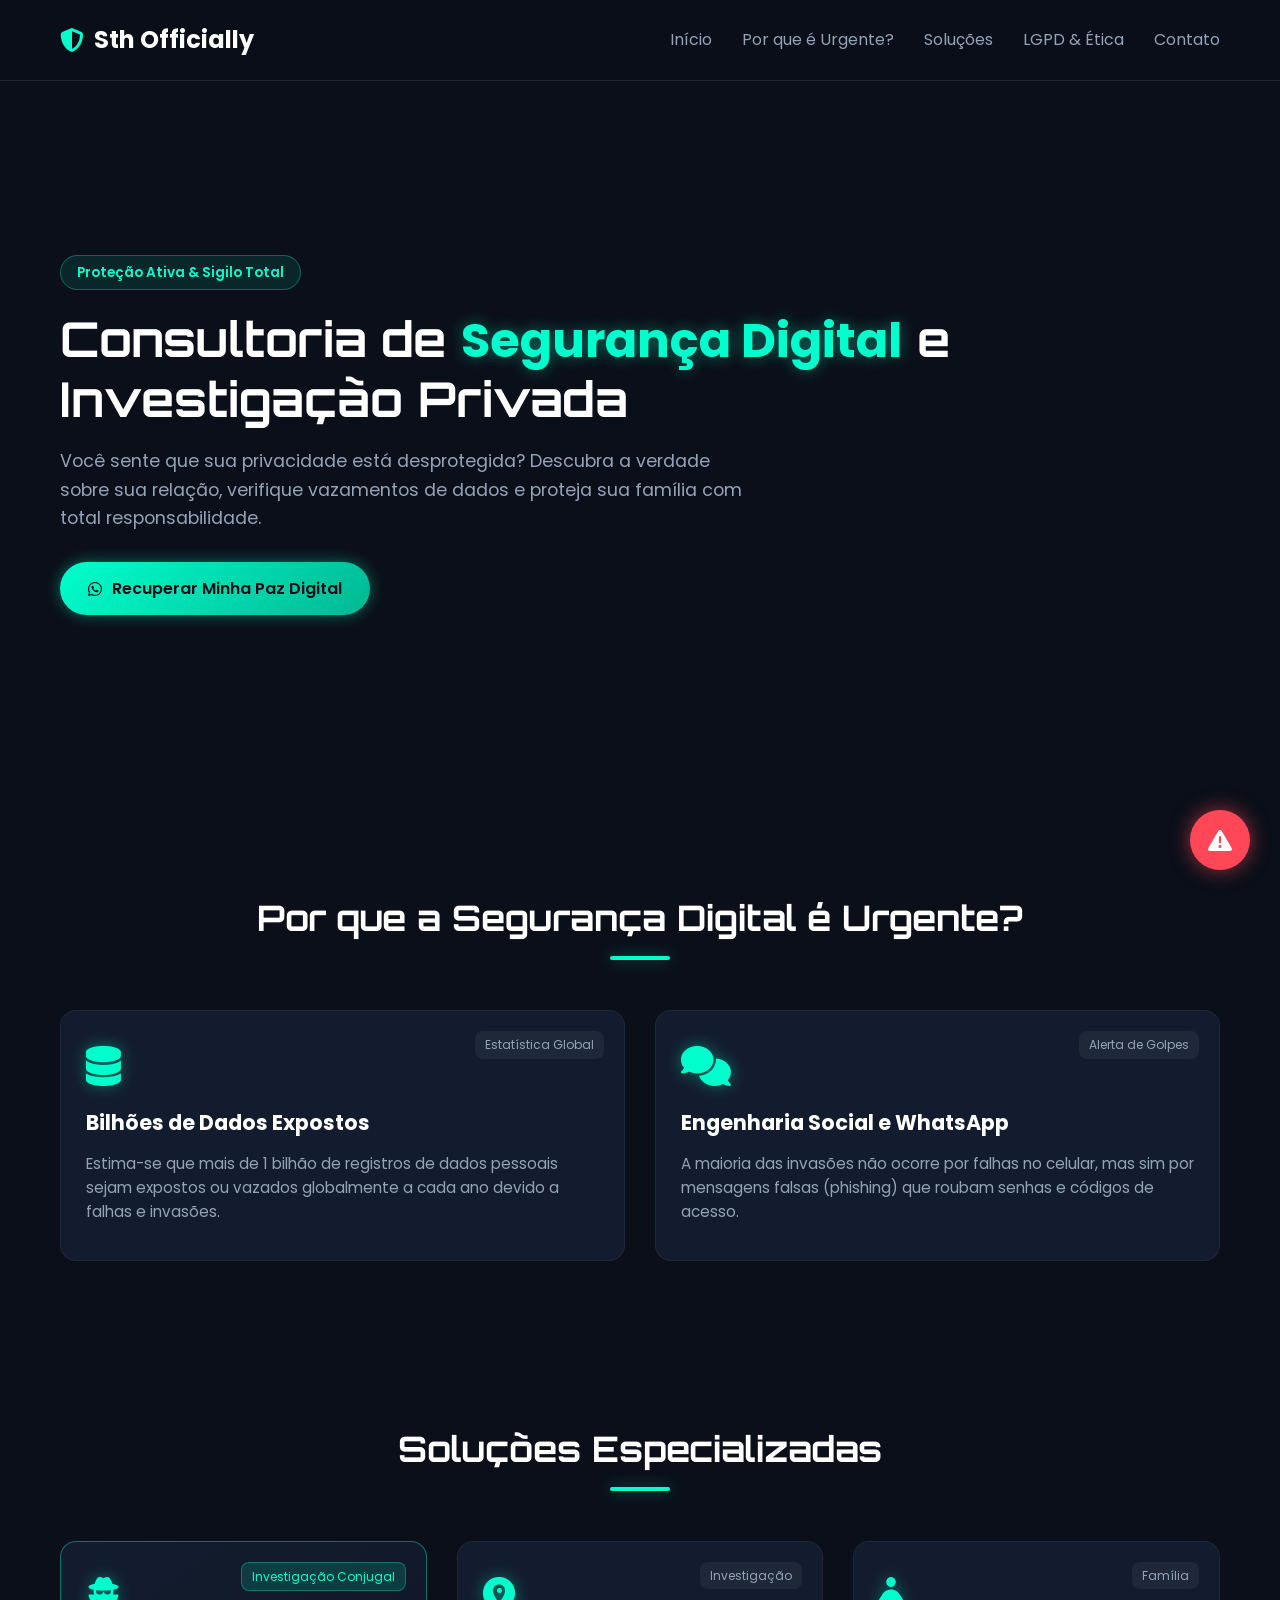
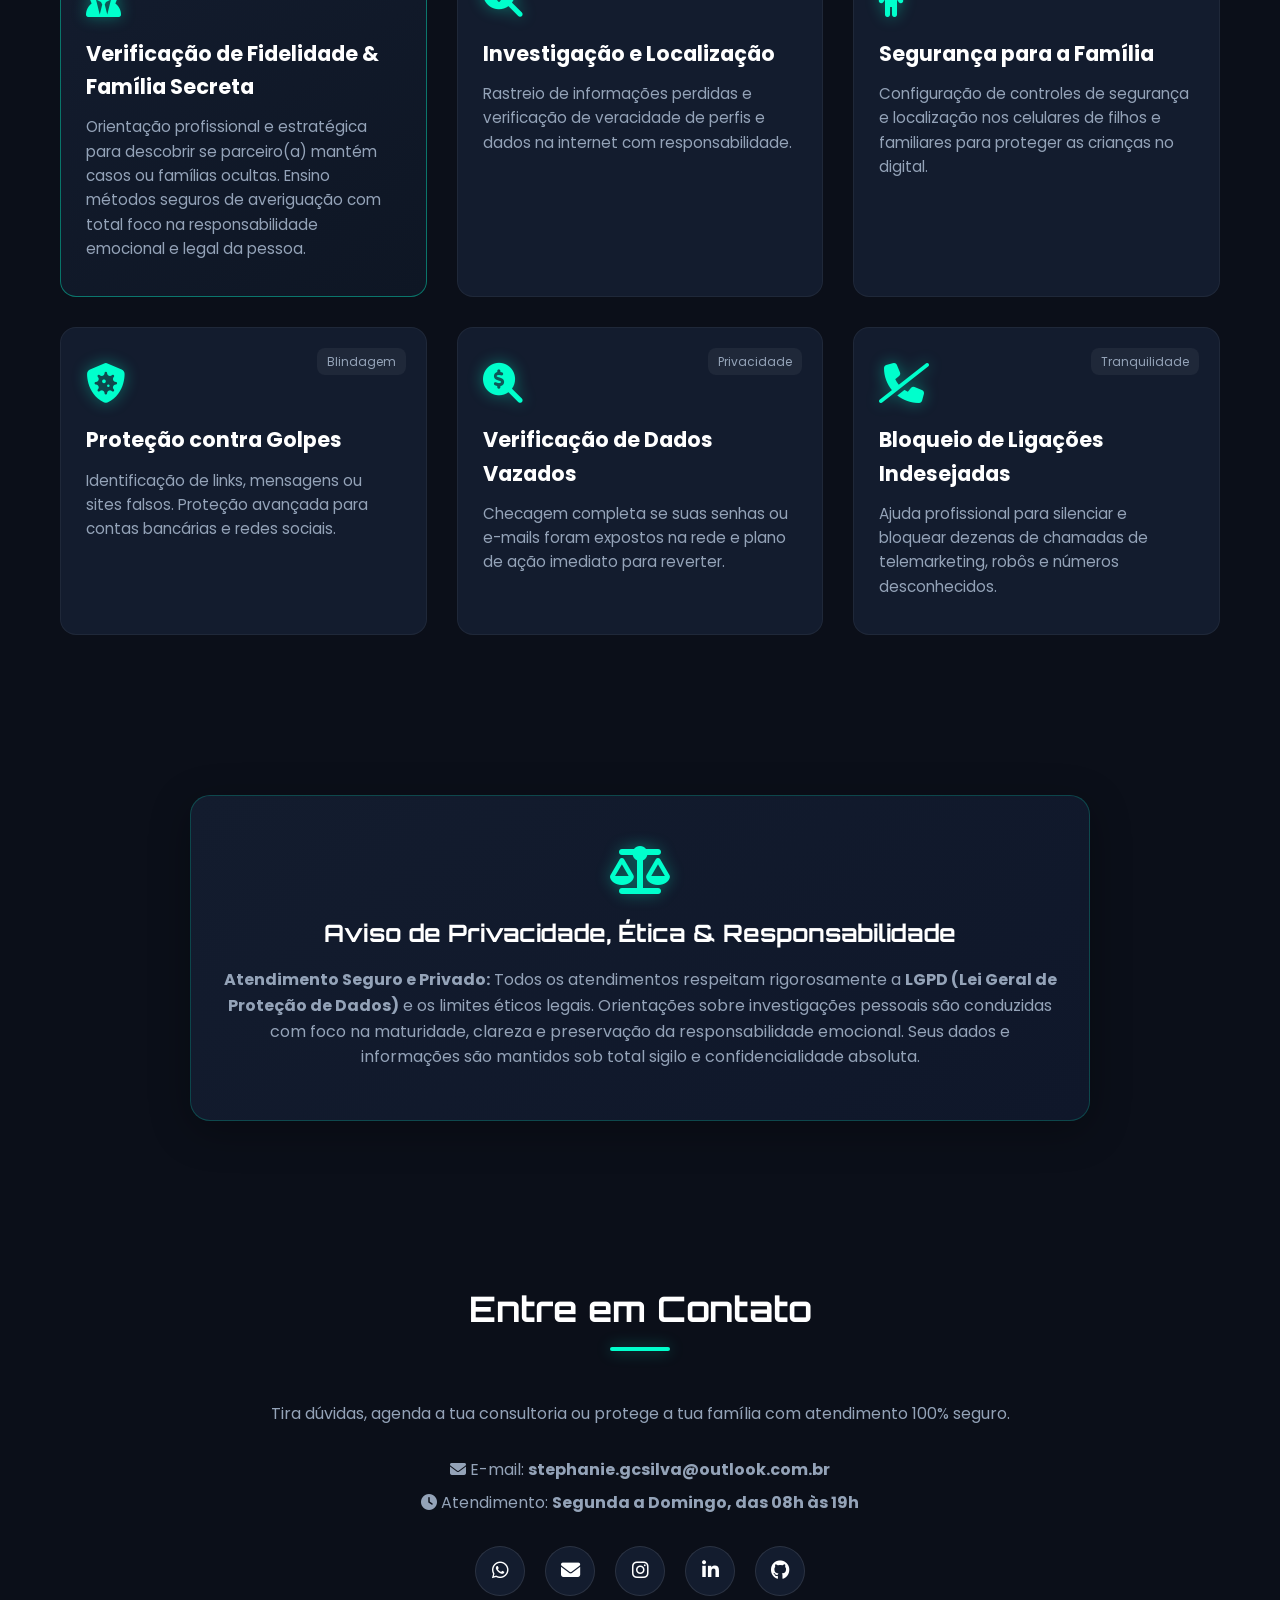
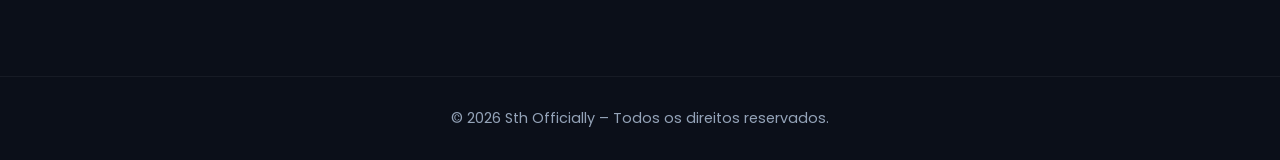
<file: St/index.html>
<!DOCTYPE html>
<html lang="pt-BR">
<head>
    <meta charset="UTF-8" />
    <meta name="viewport" content="width=device-width, initial-scale=1.0" />
    <title>Sth Officially - Consultoria de Segurança Digital & Investigação</title>
    <link rel="stylesheet" href="CSS/style.css" />
    <link href="https://fonts.googleapis.com/css2?family=Poppins:wght@300;400;600;800&family=Orbitron:wght@400;700&display=swap" rel="stylesheet">
    <link rel="stylesheet" href="https://cdnjs.cloudflare.com/ajax/libs/font-awesome/6.5.0/css/all.min.css">
</head>
<body>

    <!-- VLIBRAS -->
    <div vw class="enabled">
        <div vw-access-button class="active"></div>
        <div vw-plugin-wrapper>
            <div class="vw-plugin-top-wrapper"></div>
        </div>
    </div>
    <script src="https://vlibras.gov.br/app/vlibras-plugin.js"></script>
    <script>new window.VLibras.Widget('https://vlibras.gov.br/app');</script>

    <!-- HEADER / MENU -->
    <header id="header">
        <div class="container header-flex">
            <a href="#home" class="logo">
                <i class="fas fa-shield-alt icon-logo"></i> <span>Sth Officially</span>
            </a>
            <div class="menu-mobile" id="mobile-btn"><i class="fas fa-bars"></i></div>
            <nav class="menu" id="nav-menu">
                <a href="#home">Início</a>
                <a href="#urgencia">Por que é Urgente?</a>
                <a href="#servicos">Soluções</a>
                <a href="#etica">LGPD & Ética</a>
                <a href="#contato">Contato</a>
            </nav>
        </div>
    </header>

    <!-- HERO / INÍCIO -->
    <section id="home">
        <div class="container flex-home">
            <div class="home-content">
                <span class="badge-alerta">Proteção Ativa & Sigilo Total</span>
                <h1>Consultoria de <span>Segurança Digital</span> e Investigação Privada</h1>
                <p>Você sente que sua privacidade está desprotegida? Descubra a verdade sobre sua relação, verifique vazamentos de dados e proteja sua família com total responsabilidade.</p>
                <a href="https://wa.me/5514991838153?text=Olá!+Quero+recuperar+minha+paz+digital+e+saber+mais+sobre+a+consultoria." class="btn-principal" target="_blank" rel="noopener noreferrer">
                    <i class="fab fa-whatsapp"></i> Recuperar Minha Paz Digital
                </a>
            </div>
        </div>
    </section>

    <!-- SEÇÃO DE URGÊNCIA -->
    <section id="urgencia">
        <div class="container">
            <h2 class="titulo-sessao">Por que a Segurança Digital é Urgente?</h2>
            <div class="grid-layout">
                <div class="card-item">
                    <div class="badge">Estatística Global</div>
                    <i class="fas fa-database icon-neon"></i>
                    <h3>Bilhões de Dados Expostos</h3>
                    <p>Estima-se que mais de 1 bilhão de registros de dados pessoais sejam expostos ou vazados globalmente a cada ano devido a falhas e invasões.</p>
                </div>
                <div class="card-item">
                    <div class="badge">Alerta de Golpes</div>
                    <i class="fas fa-comments icon-neon"></i>
                    <h3>Engenharia Social e WhatsApp</h3>
                    <p>A maioria das invasões não ocorre por falhas no celular, mas sim por mensagens falsas (phishing) que roubam senhas e códigos de acesso.</p>
                </div>
            </div>
        </div>
    </section>

    <!-- SEÇÃO DE SERVIÇOS / SOLUÇÕES -->
    <section id="servicos">
        <div class="container">
            <h2 class="titulo-sessao">Soluções Especializadas</h2>
            <div class="grid-layout grid-3-cards">
                
                <!-- NOVO SERVIÇO: INVESTIGAÇÃO DE FIDELIDADE / CASOS -->
                <div class="card-item card-destaque">
                    <div class="badge badge-especial">Investigação Conjugal</div>
                    <i class="fas fa-user-secret icon-neon"></i>
                    <h3>Verificação de Fidelidade & Família Secreta</h3>
                    <p>Orientação profissional e estratégica para descobrir se parceiro(a) mantém casos ou famílias ocultas. Ensino métodos seguros de averiguação com total foco na responsabilidade emocional e legal da pessoa.</p>
                </div>

                <div class="card-item">
                    <div class="badge">Investigação</div>
                    <i class="fas fa-search-location icon-neon"></i>
                    <h3>Investigação e Localização</h3>
                    <p>Rastreio de informações perdidas e verificação de veracidade de perfis e dados na internet com responsabilidade.</p>
                </div>

                <div class="card-item">
                    <div class="badge">Família</div>
                    <i class="fas fa-child icon-neon"></i>
                    <h3>Segurança para a Família</h3>
                    <p>Configuração de controles de segurança e localização nos celulares de filhos e familiares para proteger as crianças no digital.</p>
                </div>

                <div class="card-item">
                    <div class="badge">Blindagem</div>
                    <i class="fas fa-shield-virus icon-neon"></i>
                    <h3>Proteção contra Golpes</h3>
                    <p>Identificação de links, mensagens ou sites falsos. Proteção avançada para contas bancárias e redes sociais.</p>
                </div>

                <div class="card-item">
                    <div class="badge">Privacidade</div>
                    <i class="fas fa-search-dollar icon-neon"></i>
                    <h3>Verificação de Dados Vazados</h3>
                    <p>Checagem completa se suas senhas ou e-mails foram expostos na rede e plano de ação imediato para reverter.</p>
                </div>

                <div class="card-item">
                    <div class="badge">Tranquilidade</div>
                    <i class="fas fa-phone-slash icon-neon"></i>
                    <h3>Bloqueio de Ligações Indesejadas</h3>
                    <p>Ajuda profissional para silenciar e bloquear dezenas de chamadas de telemarketing, robôs e números desconhecidos.</p>
                </div>

            </div>
        </div>
    </section>

    <!-- SEÇÃO DE ÉTICA E LGPD -->
    <section id="etica">
        <div class="container text-center card-etica">
            <i class="fas fa-balance-scale icon-neon-lg"></i>
            <h2>Aviso de Privacidade, Ética & Responsabilidade</h2>
            <p><strong>Atendimento Seguro e Privado:</strong> Todos os atendimentos respeitam rigorosamente a <strong>LGPD (Lei Geral de Proteção de Dados)</strong> e os limites éticos legais. Orientações sobre investigações pessoais são conduzidas com foco na maturidade, clareza e preservação da responsabilidade emocional. Seus dados e informações são mantidos sob total sigilo e confidencialidade absoluta.</p>
        </div>
    </section>

    <!-- SEÇÃO CONTATO -->
    <section id="contato">
        <div class="container text-center">
            <h2 class="titulo-sessao">Entre em Contato</h2>
            <p class="subtitulo-contato">Tira dúvidas, agenda a tua consultoria ou protege a tua família com atendimento 100% seguro.</p>
            
            <div class="info-contato-box">
                <p><i class="fas fa-envelope"></i> E-mail: <strong>stephanie.gcsilva@outlook.com.br</strong></p>
                <p><i class="fas fa-clock"></i> Atendimento: <strong>Segunda a Domingo, das 08h às 19h</strong></p>
            </div>

            <div class="botoes-contato-flex">
                <a href="https://wa.me/5514991838153?text=Olá!+Quero+agendar+minha+consultoria." target="_blank" rel="noopener noreferrer" class="btn-redes whatsapp-btn" title="WhatsApp"><i class="fab fa-whatsapp"></i></a>
                <a href="mailto:stephanie.gcsilva@outlook.com.br" class="btn-redes" title="E-mail"><i class="fas fa-envelope"></i></a>
                <a href="https://www.instagram.com/_sth.officially_/" target="_blank" rel="noopener noreferrer" class="btn-redes" title="Instagram"><i class="fab fa-instagram"></i></a>
                <a href="https://www.linkedin.com/in/stephanie-da-silva-6245a3307/" target="_blank" rel="noopener noreferrer" class="btn-redes" title="LinkedIn"><i class="fab fa-linkedin-in"></i></a>
                <a href="https://github.com/SthOfficially" target="_blank" rel="noopener noreferrer" class="btn-redes" title="GitHub"><i class="fab fa-github"></i></a>
            </div>
        </div>
    </section>

    <footer>
        <p>© 2026 Sth Officially – Todos os direitos reservados.</p>
    </footer>

    <!-- BOTÃO FLUTUANTE DE EMERGÊNCIA WHATSAPP -->
    <a href="https://wa.me/5514991838153?text=EMERGÊNCIA+DIGITAL:+Preciso+de+ajuda+urgente!" class="btn-emergencia-principal" target="_blank" rel="noopener noreferrer" title="Emergência Digital 24h">
        <i class="fas fa-exclamation-triangle"></i>
    </a>

    <script src="JavaScript/script.js"></script>
</body>
</html>
</file>
<file: St/CSS/style.css>
/* RESET E VARIÁVEIS */
* {
    margin: 0;
    padding: 0;
    box-sizing: border-box;
    font-family: 'Poppins', sans-serif;
    scroll-behavior: smooth;
}

:root {
    --bg-color: #0b0f19;
    --bg-card: #131c2e;
    --primary-color: #00ffcc;
    --secondary-color: #7928ca;
    --text-color: #ffffff;
    --text-muted: #94a3b8;
    --neon-glow: 0 0 15px rgba(0, 255, 204, 0.4);
}

body {
    background-color: var(--bg-color);
    color: var(--text-color);
    line-height: 1.6;
}

.container {
    max-width: 1200px;
    margin: 0 auto;
    padding: 0 20px;
}

/* HEADER */
header {
    position: fixed;
    top: 0;
    left: 0;
    width: 100%;
    background: rgba(11, 15, 25, 0.9);
    backdrop-filter: blur(10px);
    z-index: 1000;
    border-bottom: 1px solid rgba(255, 255, 255, 0.1);
}

.header-flex {
    display: flex;
    justify-content: space-between;
    align-items: center;
    height: 80px;
}

.logo {
    font-family: 'Orbitron', sans-serif;
    font-size: 1.5rem;
    font-weight: 700;
    color: var(--text-color);
    text-decoration: none;
    display: flex;
    align-items: center;
    gap: 10px;
}

.icon-logo {
    color: var(--primary-color);
}

.menu {
    display: flex;
    gap: 30px;
}

.menu a {
    text-decoration: none;
    color: var(--text-muted);
    font-weight: 400;
    transition: 0.3s;
}

.menu a:hover {
    color: var(--primary-color);
    text-shadow: var(--neon-glow);
}

.menu-mobile {
    display: none;
    font-size: 1.8rem;
    cursor: pointer;
    color: var(--primary-color);
}

/* HERO SECTION */
#home {
    padding: 160px 0 100px 0;
    min-height: 90vh;
    display: flex;
    align-items: center;
}

.badge-alerta {
    display: inline-block;
    background: rgba(0, 255, 204, 0.1);
    color: var(--primary-color);
    padding: 6px 16px;
    border-radius: 20px;
    font-size: 0.85rem;
    font-weight: 600;
    border: 1px solid rgba(0, 255, 204, 0.3);
    margin-bottom: 20px;
}

.home-content h1 {
    font-family: 'Orbitron', sans-serif;
    font-size: 3rem;
    font-weight: 700;
    line-height: 1.2;
    margin-bottom: 20px;
}

.home-content h1 span {
    color: var(--primary-color);
    text-shadow: var(--neon-glow);
}

.home-content p {
    color: var(--text-muted);
    font-size: 1.1rem;
    margin-bottom: 30px;
    max-width: 700px;
}

/* BOTÕES */
.btn-principal {
    display: inline-flex;
    align-items: center;
    gap: 10px;
    background: linear-gradient(135deg, #00ffcc, #00b894);
    color: #0b0f19;
    padding: 14px 28px;
    border-radius: 30px;
    font-weight: 600;
    text-decoration: none;
    box-shadow: var(--neon-glow);
    transition: 0.3s;
}

.btn-principal:hover {
    transform: translateY(-3px);
    box-shadow: 0 0 25px rgba(0, 255, 204, 0.7);
}

/* TÍTULOS DE SEÇÃO */
.titulo-sessao {
    font-family: 'Orbitron', sans-serif;
    text-align: center;
    font-size: 2.2rem;
    margin-bottom: 50px;
    position: relative;
}

.titulo-sessao::after {
    content: '';
    display: block;
    width: 60px;
    height: 4px;
    background: var(--primary-color);
    margin: 10px auto 0 auto;
    border-radius: 2px;
    box-shadow: var(--neon-glow);
}

/* GRIDS E CARDS */
section {
    padding: 80px 0;
}

.grid-layout {
    display: grid;
    grid-template-columns: repeat(auto-fit, minmax(280px, 1fr));
    gap: 30px;
}

.grid-3-cards {
    grid-template-columns: repeat(auto-fit, minmax(320px, 1fr));
}

.card-item {
    background: var(--bg-card);
    border: 1px solid rgba(255, 255, 255, 0.05);
    padding: 35px 25px;
    border-radius: 16px;
    position: relative;
    transition: 0.3s;
}

/* Estilo de destaque especial para o card de Investigação Conjugal */
.card-destaque {
    border: 1px solid rgba(0, 255, 204, 0.4);
    background: linear-gradient(145deg, #131c2e, #0e1624);
}

.card-item:hover {
    transform: translateY(-5px);
    border-color: rgba(0, 255, 204, 0.5);
    box-shadow: 0 10px 30px rgba(0, 0, 0, 0.5);
}

.card-item .badge {
    position: absolute;
    top: 20px;
    right: 20px;
    font-size: 0.75rem;
    background: rgba(255, 255, 255, 0.05);
    color: var(--text-muted);
    padding: 4px 10px;
    border-radius: 8px;
}

.badge-especial {
    background: rgba(0, 255, 204, 0.15) !important;
    color: var(--primary-color) !important;
    border: 1px solid rgba(0, 255, 204, 0.3);
}

.icon-neon {
    font-size: 2.5rem;
    color: var(--primary-color);
    margin-bottom: 20px;
    text-shadow: var(--neon-glow);
}

.card-item h3 {
    font-size: 1.3rem;
    margin-bottom: 12px;
}

.card-item p {
    color: var(--text-muted);
    font-size: 0.95rem;
}

/* ÉTICA BOX */
.card-etica {
    background: linear-gradient(145deg, #131c2e, #0f172a);
    border: 1px solid rgba(0, 255, 204, 0.2);
    border-radius: 20px;
    padding: 50px 30px;
    max-width: 900px;
    margin: 0 auto;
    box-shadow: 0 10px 40px rgba(0,0,0,0.3);
}

.icon-neon-lg {
    font-size: 3rem;
    color: var(--primary-color);
    margin-bottom: 20px;
    text-shadow: var(--neon-glow);
}

.card-etica h2 {
    font-family: 'Orbitron', sans-serif;
    margin-bottom: 15px;
}

.card-etica p {
    color: var(--text-muted);
}

/* CONTATO */
.text-center {
    text-align: center;
}

.subtitulo-contato {
    color: var(--text-muted);
    margin-bottom: 30px;
}

.info-contato-box {
    margin-bottom: 30px;
    color: var(--text-muted);
}

.info-contato-box p {
    margin: 8px 0;
}

.botoes-contato-flex {
    display: flex;
    justify-content: center;
    gap: 20px;
}

.btn-redes {
    width: 50px;
    height: 50px;
    background: var(--bg-card);
    border: 1px solid rgba(255, 255, 255, 0.1);
    display: flex;
    align-items: center;
    justify-content: center;
    border-radius: 50%;
    color: var(--text-color);
    font-size: 1.2rem;
    text-decoration: none;
    transition: 0.3s;
}

.btn-redes:hover {
    background: var(--primary-color);
    color: var(--bg-color);
    border-color: var(--primary-color);
    box-shadow: var(--neon-glow);
    transform: scale(1.1);
}

.whatsapp-btn:hover {
    background: #25d366 !important;
    border-color: #25d366 !important;
    color: #fff !important;
    box-shadow: 0 0 20px rgba(37, 211, 102, 0.6);
}

/* BOTÃO DE EMERGÊNCIA FLUTUANTE */
.btn-emergencia-principal {
    position: fixed;
    bottom: 30px;
    right: 30px;
    width: 60px;
    height: 60px;
    background: #ff4757;
    color: #fff;
    border-radius: 50%;
    display: flex;
    align-items: center;
    justify-content: center;
    font-size: 1.5rem;
    box-shadow: 0 0 20px rgba(255, 71, 87, 0.6);
    z-index: 999;
    text-decoration: none;
    transition: 0.3s;
}

.btn-emergencia-principal:hover {
    transform: scale(1.1);
    box-shadow: 0 0 30px rgba(255, 71, 87, 0.9);
}

/* RODAPÉ */
footer {
    text-align: center;
    padding: 30px 0;
    border-top: 1px solid rgba(255, 255, 255, 0.05);
    color: var(--text-muted);
    font-size: 0.9rem;
}

/* RESPONSIVIDADE */
@media (max-width: 768px) {
    .menu {
        display: none;
        flex-direction: column;
        position: absolute;
        top: 80px;
        left: 0;
        width: 100%;
        background: var(--bg-color);
        padding: 20px;
        border-bottom: 1px solid rgba(255, 255, 255, 0.1);
        text-align: center;
    }

    .menu.active {
        display: flex;
    }

    .menu-mobile {
        display: block;
    }

    .home-content h1 {
        font-size: 2.2rem;
    }
}
</file>
